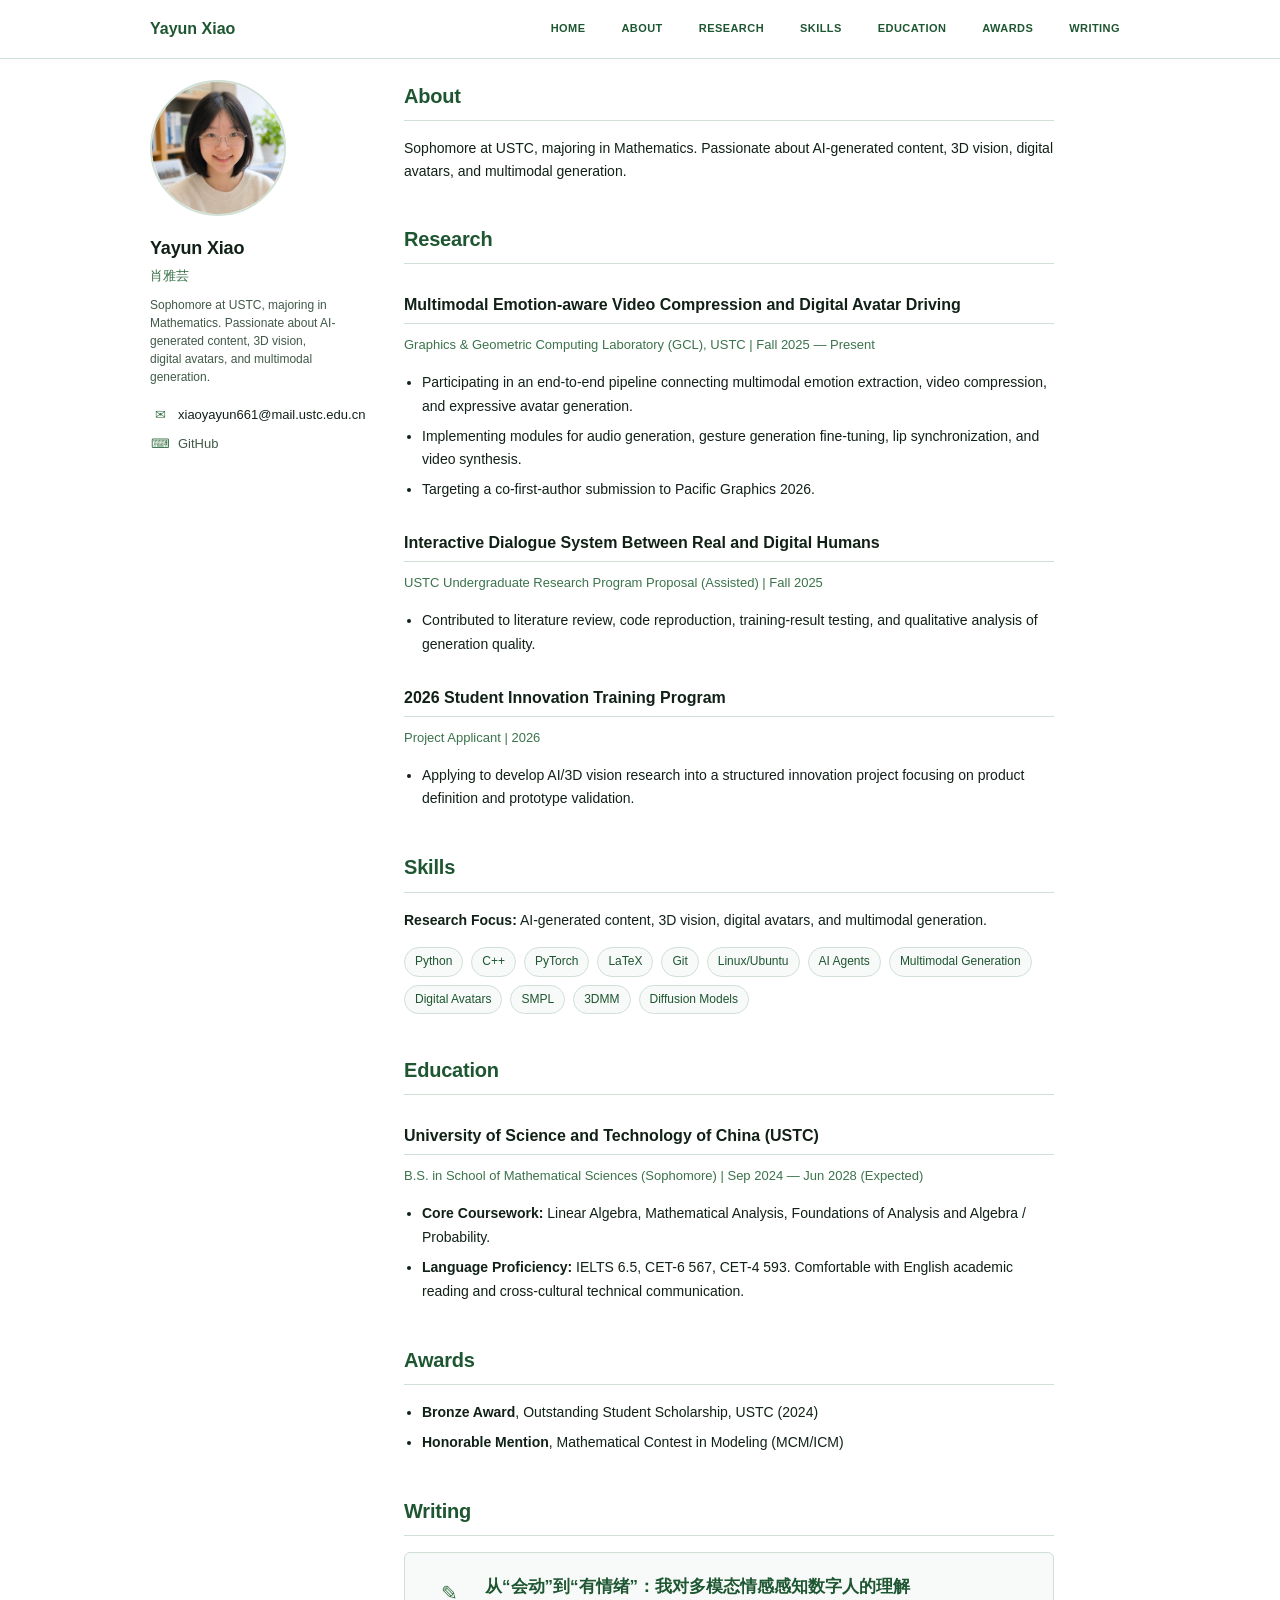
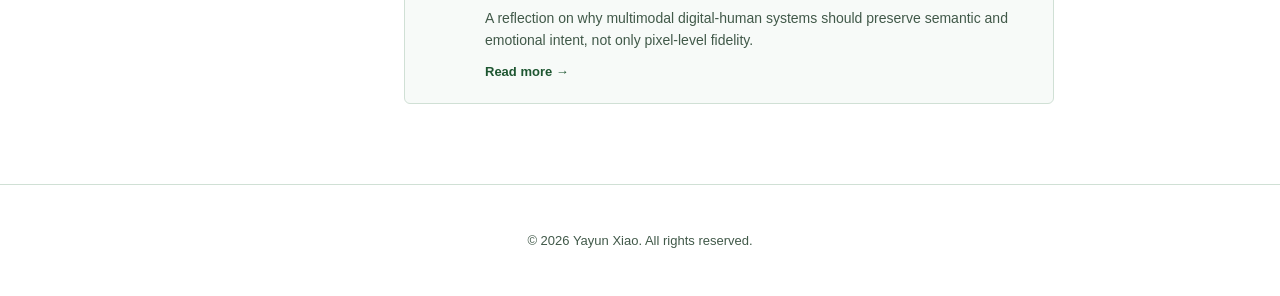
<file: index.html>
<!DOCTYPE html>
<html lang="en">
<head>
  <meta charset="UTF-8">
  <meta name="viewport" content="width=device-width, initial-scale=1.0">
  <title>Yayun Xiao - Homepage</title>
  <link rel="stylesheet" href="styles.css">
</head>
<body>
  <header class="masthead">
    <div class="masthead-inner">
      <a class="site-title" href="index.html">Yayun Xiao</a>
      <nav class="site-nav">
        <a href="index.html">Home</a>
        <a href="#about">About</a>
        <a href="#research">Research</a>
        <a href="#skills">Skills</a>
        <a href="#education">Education</a>
        <a href="#awards">Awards</a>
        <a href="#writing">Writing</a>
      </nav>
    </div>
  </header>

  <main class="page">
    <aside class="sidebar">
    <img class="avatar" src="portrait.png" alt="Yayun Xiao">
      <h1>Yayun Xiao</h1>
      <p class="chinese-name">肖雅芸</p>
      <p class="bio">Sophomore at USTC, majoring in Mathematics. Passionate about AI-generated content, 3D vision, digital avatars, and multimodal generation.</p>
      <ul class="author-links">
        <li><span class="icon">&#x2709;</span><span>xiaoyayun661@mail.ustc.edu.cn</span></li>
        <li><span class="icon">&#x2328;</span><a href="https://github.com/Yayun-Xiao" target="_blank" rel="noopener noreferrer">GitHub</a></li>
      </ul>
    </aside>

    <article class="content">
      <section id="about">
        <h2>About</h2>
        <p>Sophomore at USTC, majoring in Mathematics. Passionate about AI-generated content, 3D vision, digital avatars, and multimodal generation.</p>
      </section>

      <section id="research">
        <h2>Research</h2>
        
        <div class="research-item">
          <h3>Multimodal Emotion-aware Video Compression and Digital Avatar Driving</h3>
          <p class="meta">Graphics &amp; Geometric Computing Laboratory (GCL), USTC | Fall 2025 &mdash; Present</p>
          <ul>
            <li>Participating in an end-to-end pipeline connecting multimodal emotion extraction, video compression, and expressive avatar generation.</li>
            <li>Implementing modules for audio generation, gesture generation fine-tuning, lip synchronization, and video synthesis.</li>
            <li>Targeting a co-first-author submission to Pacific Graphics 2026.</li>
          </ul>
        </div>

        <div class="research-item">
          <h3>Interactive Dialogue System Between Real and Digital Humans</h3>
          <p class="meta">USTC Undergraduate Research Program Proposal (Assisted) | Fall 2025</p>
          <ul>
            <li>Contributed to literature review, code reproduction, training-result testing, and qualitative analysis of generation quality.</li>
          </ul>
        </div>

        <div class="research-item">
          <h3>2026 Student Innovation Training Program</h3>
          <p class="meta">Project Applicant | 2026</p>
          <ul>
            <li>Applying to develop AI/3D vision research into a structured innovation project focusing on product definition and prototype validation.</li>
          </ul>
        </div>
      </section>

      <section id="skills">
        <h2>Skills</h2>
        <p><strong>Research Focus:</strong> AI-generated content, 3D vision, digital avatars, and multimodal generation.</p>
        <div class="tag-container">
          <span class="tag">Python</span>
          <span class="tag">C++</span>
          <span class="tag">PyTorch</span>
          <span class="tag">LaTeX</span>
          <span class="tag">Git</span>
          <span class="tag">Linux/Ubuntu</span>
          <span class="tag">AI Agents</span>
          <span class="tag">Multimodal Generation</span>
          <span class="tag">Digital Avatars</span>
          <span class="tag">SMPL</span>
          <span class="tag">3DMM</span>
          <span class="tag">Diffusion Models</span>
        </div>
      </section>

      <section id="education">
        <h2>Education</h2>
        <div class="education-item">
          <h3>University of Science and Technology of China (USTC)</h3>
          <p class="meta">B.S. in School of Mathematical Sciences (Sophomore) | Sep 2024 &mdash; Jun 2028 (Expected)</p>
          <ul>
            <li><strong>Core Coursework:</strong> Linear Algebra, Mathematical Analysis, Foundations of Analysis and Algebra / Probability.</li>
            <li><strong>Language Proficiency:</strong> IELTS 6.5, CET-6 567, CET-4 593. Comfortable with English academic reading and cross-cultural technical communication.</li>
          </ul>
        </div>
      </section>

      <section id="awards">
        <h2>Awards</h2>
        <ul>
          <li><strong>Bronze Award</strong>, Outstanding Student Scholarship, USTC (2024)</li>
          <li><strong>Honorable Mention</strong>, Mathematical Contest in Modeling (MCM/ICM)</li>
        </ul>
      </section>

      <section id="writing">
        <h2>Writing</h2>
        <a class="blog-card" href="emotion-aware-avatar.html">
          <div class="blog-card-label">&#x270E;</div>
          <div class="blog-card-content">
            <h3>从“会动”到“有情绪”：我对多模态情感感知数字人的理解</h3>
            <p>A reflection on why multimodal digital-human systems should preserve semantic and emotional intent, not only pixel-level fidelity.</p>
            <span class="read-more">Read more &rarr;</span>
          </div>
        </a>
      </section>
    </article>
  </main>

  <footer class="site-footer">
    <p>&copy; 2026 Yayun Xiao. All rights reserved.</p>
  </footer>
</body>
</html>
</file>
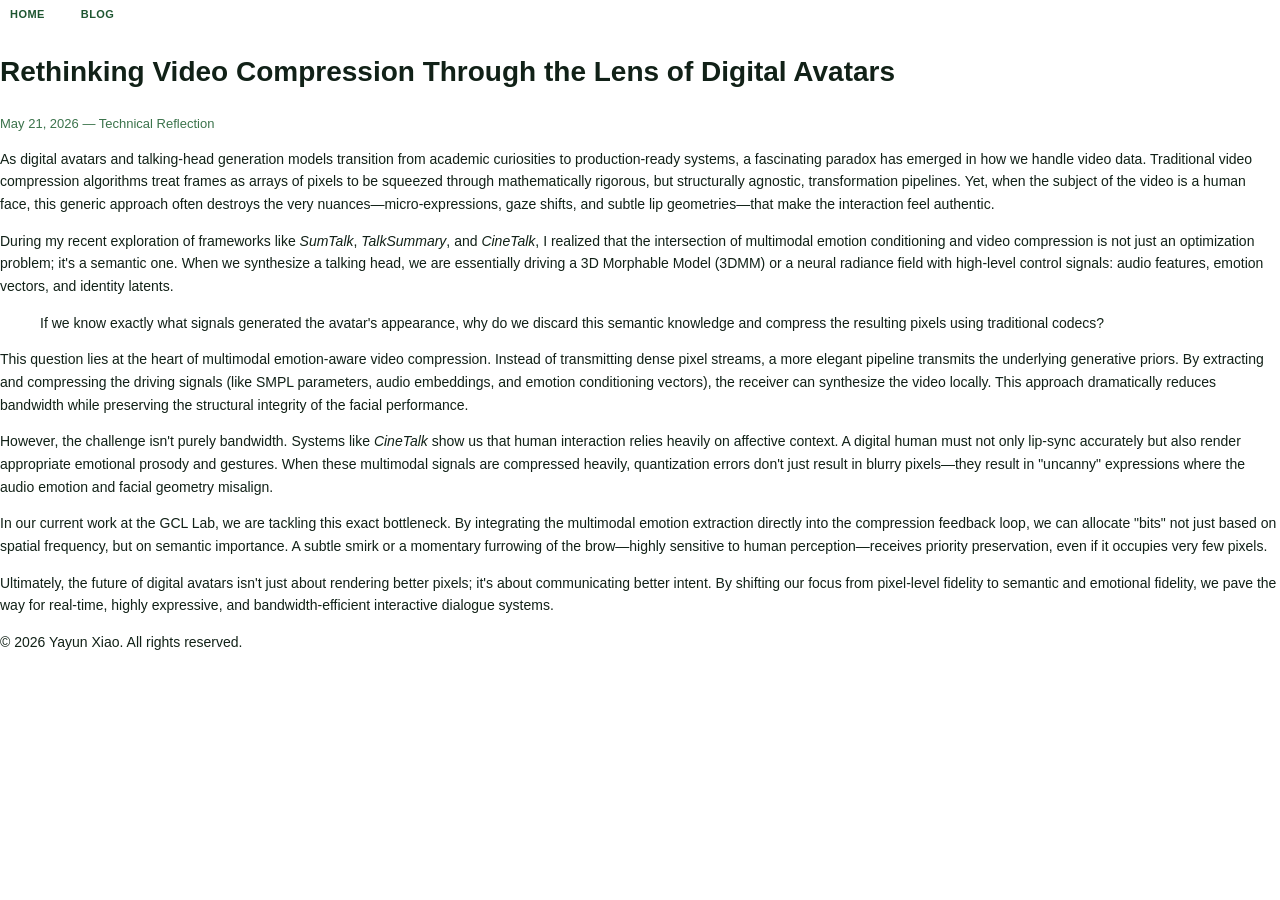
<file: blog.html>
<!DOCTYPE html>
<html lang="en">
<head>
    <meta charset="UTF-8">
    <meta name="viewport" content="width=device-width, initial-scale=1.0">
    <title>Blog - Yayun Xiao</title>
    <link rel="stylesheet" href="styles.css">
</head>
<body>
    <div class="container">
        <header>
            <nav class="site-nav">
                <a href="index.html">Home</a>
                <a href="blog.html" class="active">Blog</a>
            </nav>
        </header>

        <main>
            <div class="blog-header">
                <h1>Rethinking Video Compression Through the Lens of Digital Avatars</h1>
                <div class="blog-meta">May 21, 2026 &mdash; Technical Reflection</div>
            </div>

            <article class="blog-content">
                <p>As digital avatars and talking-head generation models transition from academic curiosities to production-ready systems, a fascinating paradox has emerged in how we handle video data. Traditional video compression algorithms treat frames as arrays of pixels to be squeezed through mathematically rigorous, but structurally agnostic, transformation pipelines. Yet, when the subject of the video is a human face, this generic approach often destroys the very nuances—micro-expressions, gaze shifts, and subtle lip geometries—that make the interaction feel authentic.</p>

                <p>During my recent exploration of frameworks like <em>SumTalk</em>, <em>TalkSummary</em>, and <em>CineTalk</em>, I realized that the intersection of multimodal emotion conditioning and video compression is not just an optimization problem; it's a semantic one. When we synthesize a talking head, we are essentially driving a 3D Morphable Model (3DMM) or a neural radiance field with high-level control signals: audio features, emotion vectors, and identity latents.</p>

                <blockquote>
                    If we know exactly what signals generated the avatar's appearance, why do we discard this semantic knowledge and compress the resulting pixels using traditional codecs?
                </blockquote>

                <p>This question lies at the heart of multimodal emotion-aware video compression. Instead of transmitting dense pixel streams, a more elegant pipeline transmits the underlying generative priors. By extracting and compressing the driving signals (like SMPL parameters, audio embeddings, and emotion conditioning vectors), the receiver can synthesize the video locally. This approach dramatically reduces bandwidth while preserving the structural integrity of the facial performance.</p>

                <p>However, the challenge isn't purely bandwidth. Systems like <em>CineTalk</em> show us that human interaction relies heavily on affective context. A digital human must not only lip-sync accurately but also render appropriate emotional prosody and gestures. When these multimodal signals are compressed heavily, quantization errors don't just result in blurry pixels—they result in "uncanny" expressions where the audio emotion and facial geometry misalign.</p>

                <p>In our current work at the GCL Lab, we are tackling this exact bottleneck. By integrating the multimodal emotion extraction directly into the compression feedback loop, we can allocate "bits" not just based on spatial frequency, but on semantic importance. A subtle smirk or a momentary furrowing of the brow—highly sensitive to human perception—receives priority preservation, even if it occupies very few pixels.</p>

                <p>Ultimately, the future of digital avatars isn't just about rendering better pixels; it's about communicating better intent. By shifting our focus from pixel-level fidelity to semantic and emotional fidelity, we pave the way for real-time, highly expressive, and bandwidth-efficient interactive dialogue systems.</p>
            </article>
        </main>

        <footer>
            <p>&copy; 2026 Yayun Xiao. All rights reserved.</p>
        </footer>
    </div>
</body>
</html>
</file>
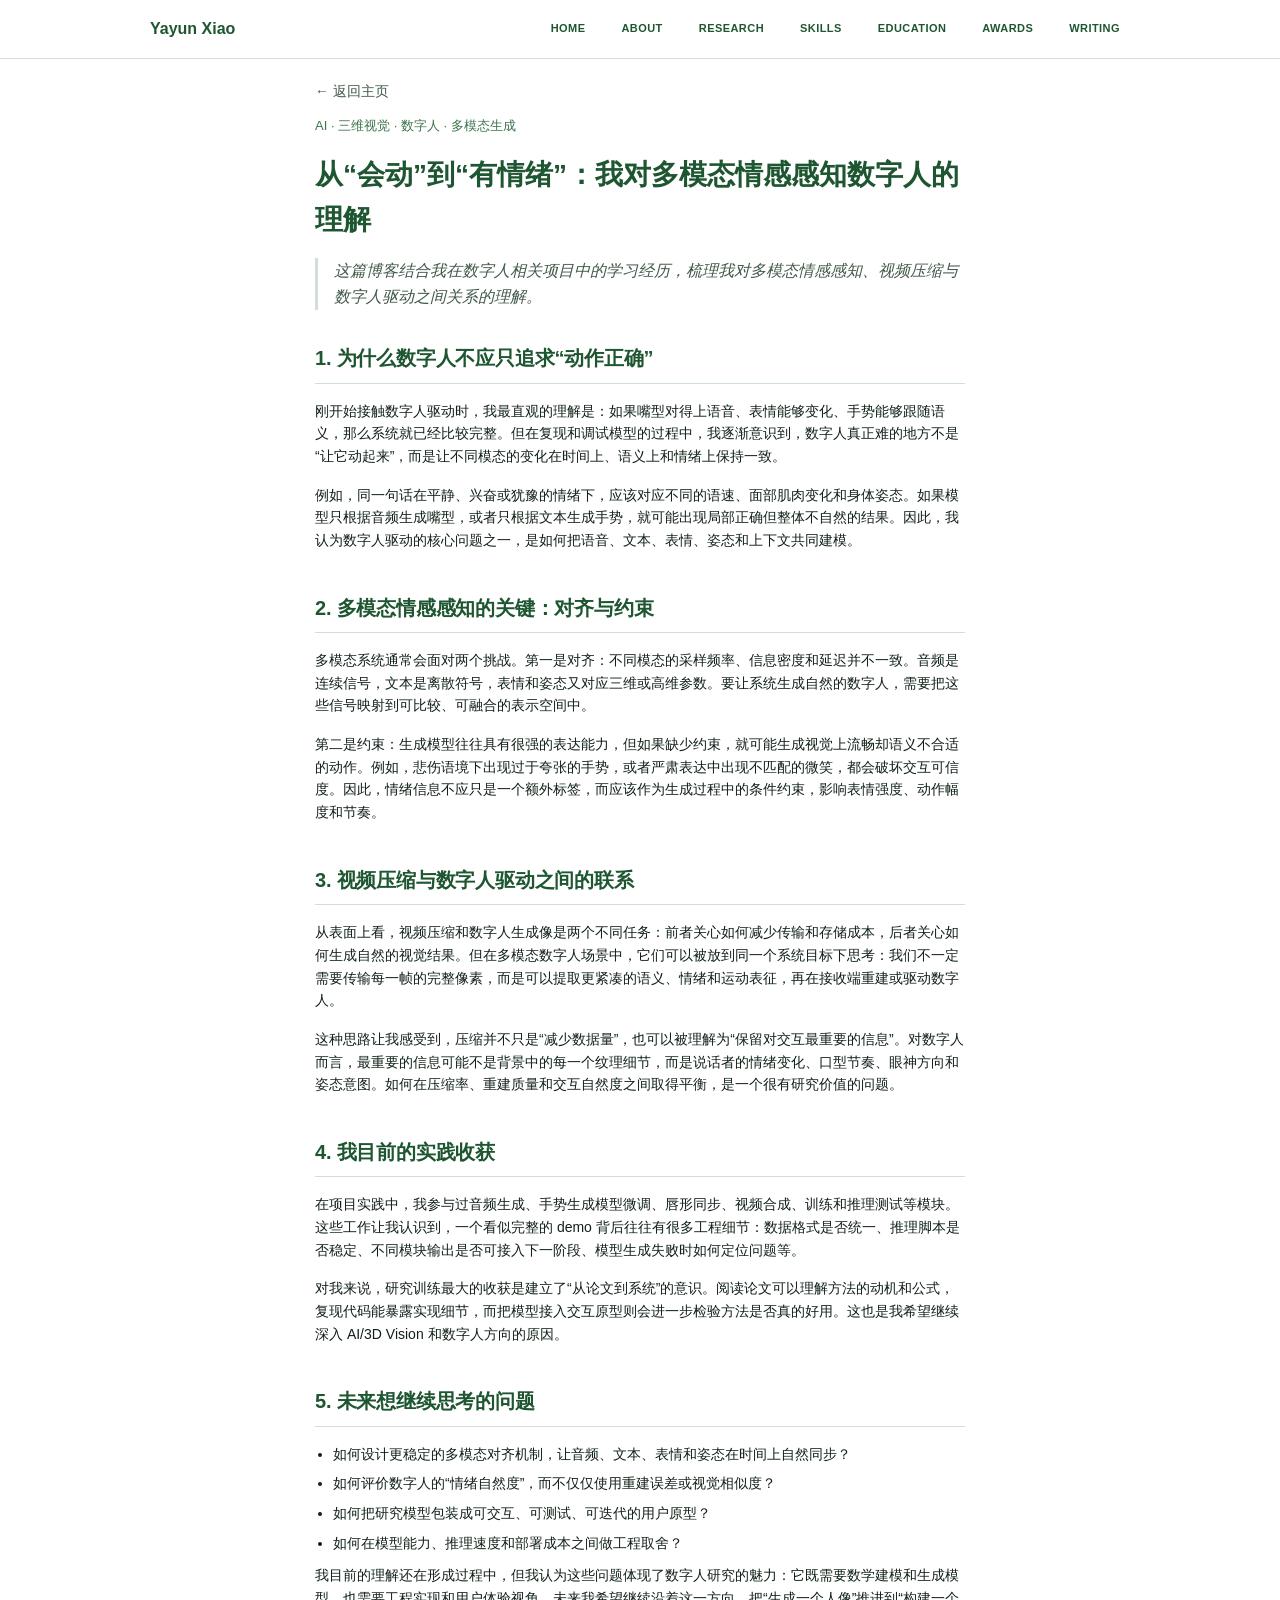
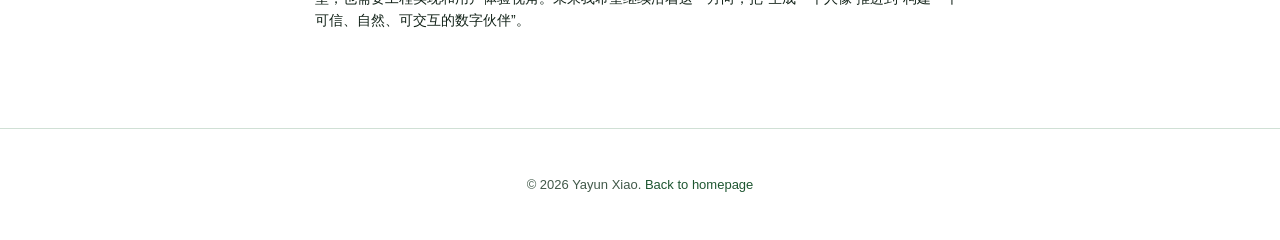
<file: emotion-aware-avatar.html>
<!DOCTYPE html>
<html lang="zh-CN">
<head>
  <meta charset="UTF-8" />
  <meta name="viewport" content="width=device-width, initial-scale=1.0" />
  <meta name="description" content="从多模态情感感知角度理解数字人驱动的技术博客。" />
  <title>从“会动”到“有情绪”：我对多模态情感感知数字人的理解 | Yayun Xiao</title>
  <link rel="stylesheet" href="styles.css" />
</head>
<body>
  <header class="masthead">
    <div class="masthead-inner">
      <a class="site-title" href="index.html">Yayun Xiao</a>
      <nav class="site-nav" aria-label="Main navigation">
        <a href="index.html">Home</a>
        <a href="index.html#about">About</a>
        <a href="index.html#research">Research</a>
        <a href="index.html#skills">Skills</a>
        <a href="index.html#education">Education</a>
        <a href="index.html#awards">Awards</a>
        <a href="index.html#writing">Writing</a>
      </nav>
    </div>
  </header>

  <main class="article-shell">
    <article class="content">
      <header class="article-header">
        <a class="back-link" href="index.html#writing">&larr; 返回主页</a>
        <p class="meta">AI · 三维视觉 · 数字人 · 多模态生成</p>
        <h1>从“会动”到“有情绪”：我对多模态情感感知数字人的理解</h1>
        <p class="article-summary">
          这篇博客结合我在数字人相关项目中的学习经历，梳理我对多模态情感感知、视频压缩与数字人驱动之间关系的理解。
        </p>
      </header>

      <section>
        <h2>1. 为什么数字人不应只追求“动作正确”</h2>
        <p>刚开始接触数字人驱动时，我最直观的理解是：如果嘴型对得上语音、表情能够变化、手势能够跟随语义，那么系统就已经比较完整。但在复现和调试模型的过程中，我逐渐意识到，数字人真正难的地方不是“让它动起来”，而是让不同模态的变化在时间上、语义上和情绪上保持一致。</p>
        <p>例如，同一句话在平静、兴奋或犹豫的情绪下，应该对应不同的语速、面部肌肉变化和身体姿态。如果模型只根据音频生成嘴型，或者只根据文本生成手势，就可能出现局部正确但整体不自然的结果。因此，我认为数字人驱动的核心问题之一，是如何把语音、文本、表情、姿态和上下文共同建模。</p>
      </section>

      <section>
        <h2>2. 多模态情感感知的关键：对齐与约束</h2>
        <p>多模态系统通常会面对两个挑战。第一是对齐：不同模态的采样频率、信息密度和延迟并不一致。音频是连续信号，文本是离散符号，表情和姿态又对应三维或高维参数。要让系统生成自然的数字人，需要把这些信号映射到可比较、可融合的表示空间中。</p>
        <p>第二是约束：生成模型往往具有很强的表达能力，但如果缺少约束，就可能生成视觉上流畅却语义不合适的动作。例如，悲伤语境下出现过于夸张的手势，或者严肃表达中出现不匹配的微笑，都会破坏交互可信度。因此，情绪信息不应只是一个额外标签，而应该作为生成过程中的条件约束，影响表情强度、动作幅度和节奏。</p>
      </section>

      <section>
        <h2>3. 视频压缩与数字人驱动之间的联系</h2>
        <p>从表面上看，视频压缩和数字人生成像是两个不同任务：前者关心如何减少传输和存储成本，后者关心如何生成自然的视觉结果。但在多模态数字人场景中，它们可以被放到同一个系统目标下思考：我们不一定需要传输每一帧的完整像素，而是可以提取更紧凑的语义、情绪和运动表征，再在接收端重建或驱动数字人。</p>
        <p>这种思路让我感受到，压缩并不只是“减少数据量”，也可以被理解为“保留对交互最重要的信息”。对数字人而言，最重要的信息可能不是背景中的每一个纹理细节，而是说话者的情绪变化、口型节奏、眼神方向和姿态意图。如何在压缩率、重建质量和交互自然度之间取得平衡，是一个很有研究价值的问题。</p>
      </section>

      <section>
        <h2>4. 我目前的实践收获</h2>
        <p>在项目实践中，我参与过音频生成、手势生成模型微调、唇形同步、视频合成、训练和推理测试等模块。这些工作让我认识到，一个看似完整的 demo 背后往往有很多工程细节：数据格式是否统一、推理脚本是否稳定、不同模块输出是否可接入下一阶段、模型生成失败时如何定位问题等。</p>
        <p>对我来说，研究训练最大的收获是建立了“从论文到系统”的意识。阅读论文可以理解方法的动机和公式，复现代码能暴露实现细节，而把模型接入交互原型则会进一步检验方法是否真的好用。这也是我希望继续深入 AI/3D Vision 和数字人方向的原因。</p>
      </section>

      <section>
        <h2>5. 未来想继续思考的问题</h2>
        <ul>
          <li>如何设计更稳定的多模态对齐机制，让音频、文本、表情和姿态在时间上自然同步？</li>
          <li>如何评价数字人的“情绪自然度”，而不仅仅使用重建误差或视觉相似度？</li>
          <li>如何把研究模型包装成可交互、可测试、可迭代的用户原型？</li>
          <li>如何在模型能力、推理速度和部署成本之间做工程取舍？</li>
        </ul>
        <p>我目前的理解还在形成过程中，但我认为这些问题体现了数字人研究的魅力：它既需要数学建模和生成模型，也需要工程实现和用户体验视角。未来我希望继续沿着这一方向，把“生成一个人像”推进到“构建一个可信、自然、可交互的数字伙伴”。</p>
      </section>
    </article>
  </main>

  <footer class="site-footer">
    <p>&copy; 2026 Yayun Xiao. <a href="index.html">Back to homepage</a></p>
  </footer>
</body>
</html>
</file>
<file: styles.css>
:root {
  --color-primary: #1e5631;
  --color-secondary: #3b734b;
  --color-accent: #4e9c61;
  --color-bg: #ffffff;
  --color-surface: #f7faf8;
  --color-border: #d0e0d5;
  --color-text: #112117;
  --color-text-muted: #415949;
  --color-nav: #1e5631;
  --color-link: #1e5631;
  --color-link-hover: #4e9c61;
}

html {
  scroll-behavior: smooth;
}

section[id] {
  scroll-margin-top: 70px;
}

body {
  font-family: -apple-system, BlinkMacSystemFont, "Segoe UI", Helvetica, Arial, sans-serif;
  font-size: 14px;
  line-height: 1.62;
  color: var(--color-text);
  background-color: var(--color-bg);
  margin: 0;
  padding: 0;
  -webkit-font-smoothing: antialiased;
}

a {
  color: var(--color-link);
  text-decoration: none;
  transition: color 0.2s, background-color 0.2s;
}

a:hover {
  color: var(--color-link-hover);
}

.masthead {
  position: fixed;
  top: 0;
  left: 0;
  width: 100%;
  background-color: var(--color-bg);
  border-bottom: 1px solid var(--color-border);
  z-index: 100;
  padding: 14px 0;
}

.masthead-inner {
  width: min(980px, calc(100% - 64px));
  margin: 0 auto;
  display: flex;
  justify-content: space-between;
  align-items: center;
}

.site-title {
  font-weight: bold;
  color: var(--color-primary);
  text-decoration: none;
  font-size: 16px;
}

.site-nav {
  display: flex;
  gap: 16px;
}

.site-nav a {
  color: var(--color-nav);
  text-transform: uppercase;
  font-size: 11px;
  font-weight: 600;
  letter-spacing: 0.04em;
  padding: 6px 10px;
  border-radius: 4px;
  transition: background-color 0.15s ease;
}

.site-nav a:hover {
  background-color: var(--color-surface);
  text-decoration: none;
}

.page {
  display: grid;
  grid-template-columns: 190px minmax(0, 650px);
  column-gap: 64px;
  width: min(980px, calc(100% - 64px));
  margin: 0 auto;
  padding-top: 80px;
  padding-bottom: 80px;
}

.sidebar {
  position: sticky;
  top: 80px;
  align-self: start;
}

.avatar {
  width: 132px;
  height: 132px;
  border-radius: 50%;
  border: 2px solid var(--color-border);
  display: block;
  margin-bottom: 18px;
  object-fit: cover;
  object-position: center;
}

.sidebar h1 {
  font-size: 18px;
  font-weight: 700;
  margin: 0 0 2px 0;
  color: var(--color-text);
  letter-spacing: -0.01em;
}

.chinese-name {
  color: var(--color-secondary);
  font-size: 13px;
  margin: 0 0 10px 0;
}

.bio {
  color: var(--color-text-muted);
  font-size: 12px;
  line-height: 1.5;
  margin: 0 0 18px 0;
}

.author-links {
  list-style: none;
  padding: 0;
  margin: 0;
}

.author-links li {
  display: grid;
  grid-template-columns: 20px 1fr;
  gap: 8px;
  align-items: center;
  margin-bottom: 8px;
  font-size: 13px;
}

.author-links a {
  color: var(--color-text-muted);
}

.author-links a:hover {
  color: var(--color-link-hover);
}

.icon {
  color: var(--color-secondary);
  text-align: center;
}

.content section {
  margin-bottom: 40px;
}

.content section:last-child {
  margin-bottom: 0;
}

.content h2 {
  font-size: 20px;
  font-weight: 700;
  color: var(--color-primary);
  border-bottom: 1px solid var(--color-border);
  padding-bottom: 8px;
  margin-top: 0;
  margin-bottom: 16px;
  letter-spacing: -0.01em;
}

.content h3 {
  font-size: 16px;
  font-weight: 700;
  color: var(--color-text);
  border-bottom: 1px solid var(--color-border);
  padding-bottom: 5px;
  margin-top: 28px;
  margin-bottom: 10px;
}

.content p {
  margin-top: 0;
  margin-bottom: 16px;
}

.styled-list {
  list-style: none;
  padding: 0;
  margin: 0;
}

.styled-list > li {
  margin-bottom: 24px;
}

.item-header {
  display: flex;
  justify-content: space-between;
  align-items: baseline;
  margin-bottom: 4px;
}

.item-title {
  font-weight: bold;
  font-size: 16px;
  color: var(--color-text);
}

.item-meta {
  font-size: 13px;
  color: var(--color-secondary);
}

.item-desc {
  font-size: 14px;
  color: var(--color-text-muted);
  margin-bottom: 8px;
}

.bullet-list {
  margin-top: 8px;
  margin-bottom: 0;
  padding-left: 20px;
  color: var(--color-text);
}

.bullet-list li {
  margin-bottom: 6px;
}

.tag-container {
  display: flex;
  flex-wrap: wrap;
  gap: 8px;
  margin-top: 12px;
}

.tag {
  background-color: var(--color-surface);
  color: var(--color-primary);
  padding: 4px 10px;
  border-radius: 9999px;
  font-size: 12px;
  border: 1px solid var(--color-border);
}

.blog-card {
  display: grid;
  grid-template-columns: 40px minmax(0, 1fr);
  column-gap: 16px;
  align-items: start;
  padding: 20px 24px;
  background-color: var(--color-surface);
  border: 1px solid var(--color-border);
  border-radius: 6px;
  margin-top: 16px;
  text-decoration: none;
  transition: border-color 0.15s ease, box-shadow 0.15s ease;
}

.blog-card:hover {
  border-color: var(--color-accent);
  box-shadow: 0 2px 8px rgba(30, 86, 49, 0.06);
  text-decoration: none;
}

.blog-card-label {
  font-size: 20px;
  color: var(--color-secondary);
  text-align: center;
  padding-top: 4px;
}

.blog-card-content h3 {
  font-size: 17px;
  font-weight: bold;
  color: var(--color-primary);
  margin: 0 0 6px 0;
  border: none;
  padding: 0;
}

.blog-card-content p {
  font-size: 14px;
  color: var(--color-text-muted);
  margin: 0 0 8px 0;
}

.read-more {
  font-size: 13px;
  color: var(--color-link);
  font-weight: bold;
}

.read-more:hover {
  color: var(--color-link-hover);
}

.back-link {
  display: inline-block;
  margin-bottom: 12px;
  font-size: 14px;
  color: var(--color-text-muted);
}

.back-link:hover {
  color: var(--color-link-hover);
}

.research-item,
.education-item {
  margin-bottom: 28px;
}

.research-item:last-child,
.education-item:last-child {
  margin-bottom: 0;
}

.meta {
  font-size: 13px;
  color: var(--color-secondary);
  margin-bottom: 8px;
}

.research-item ul,
.education-item ul,
.content section ul {
  padding-left: 18px;
  margin: 8px 0;
  line-height: 1.7;
}

.research-item li,
.education-item li,
.content section li {
  margin-bottom: 6px;
}

.article-shell {
  max-width: 650px;
  margin: 0 auto;
  padding: 80px 32px 80px;
}

.article-header {
  margin-bottom: 32px;
}

.article-header h1 {
  font-size: 28px;
  color: var(--color-primary);
  margin: 16px 0;
}

.blog-meta {
  font-size: 13px;
  color: var(--color-secondary);
  margin-bottom: 8px;
}

.article-summary {
  font-size: 16px;
  color: var(--color-text-muted);
  font-style: italic;
  border-left: 3px solid var(--color-border);
  padding-left: 16px;
}

.site-footer {
  text-align: center;
  padding: 32px 32px;
  border-top: 1px solid var(--color-border);
  font-size: 13px;
  color: var(--color-text-muted);
  margin-top: 0;
}

@media (max-width: 760px) {
  .page {
    grid-template-columns: 1fr;
    column-gap: 0;
    row-gap: 32px;
    width: calc(100% - 48px);
  }

  .sidebar {
    position: static;
  }

  .masthead-inner {
    flex-direction: column;
    align-items: flex-start;
    gap: 12px;
    width: calc(100% - 48px);
  }

  .site-nav {
    flex-wrap: wrap;
    gap: 8px;
  }

  .page {
    padding-top: 120px;
  }

  .article-shell {
    padding-top: 120px;
  }

  .article-summary {
    padding-left: 12px;
  }
}

@media (max-width: 460px) {
  .page {
    width: calc(100% - 36px);
  }

  .masthead-inner {
    width: calc(100% - 36px);
  }

  .item-header {
    flex-direction: column;
  }

  .item-meta {
    margin-top: 4px;
  }

  .article-shell {
    padding-left: 18px;
    padding-right: 18px;
  }
}
</file>
